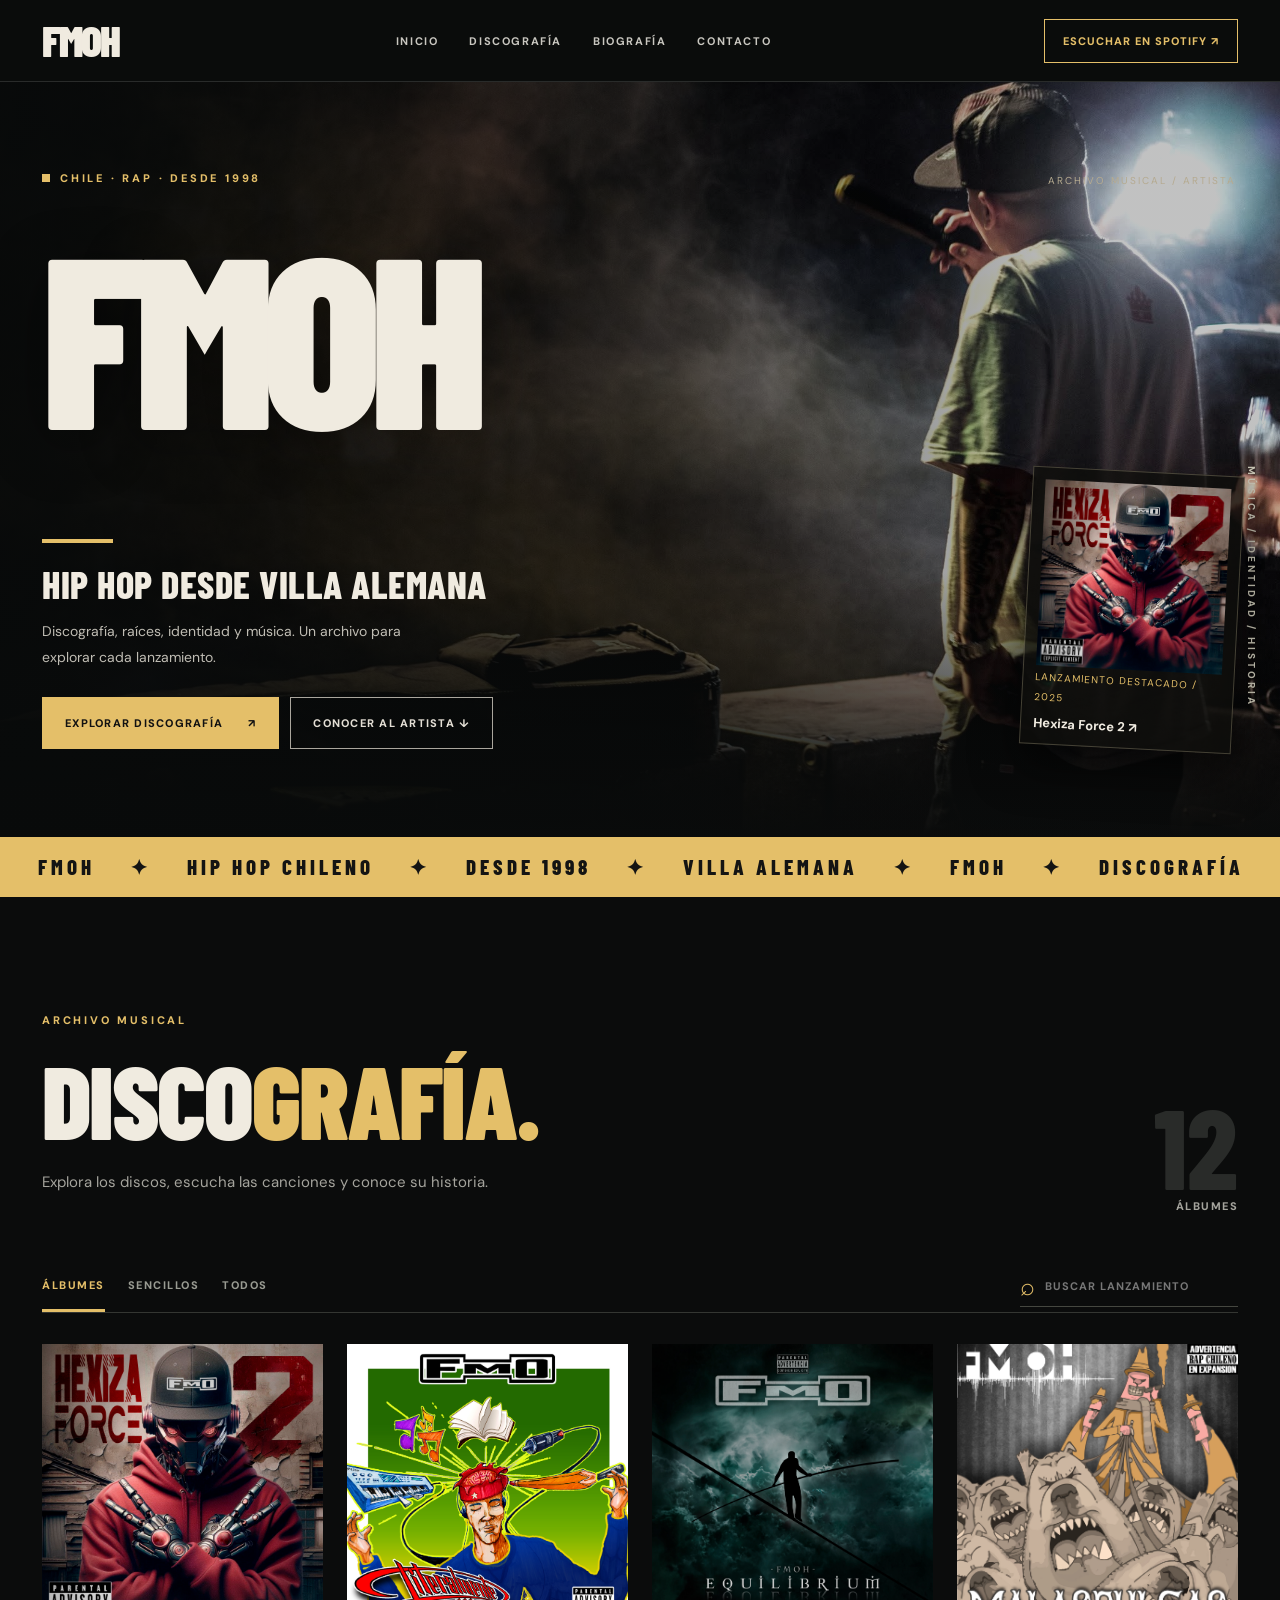
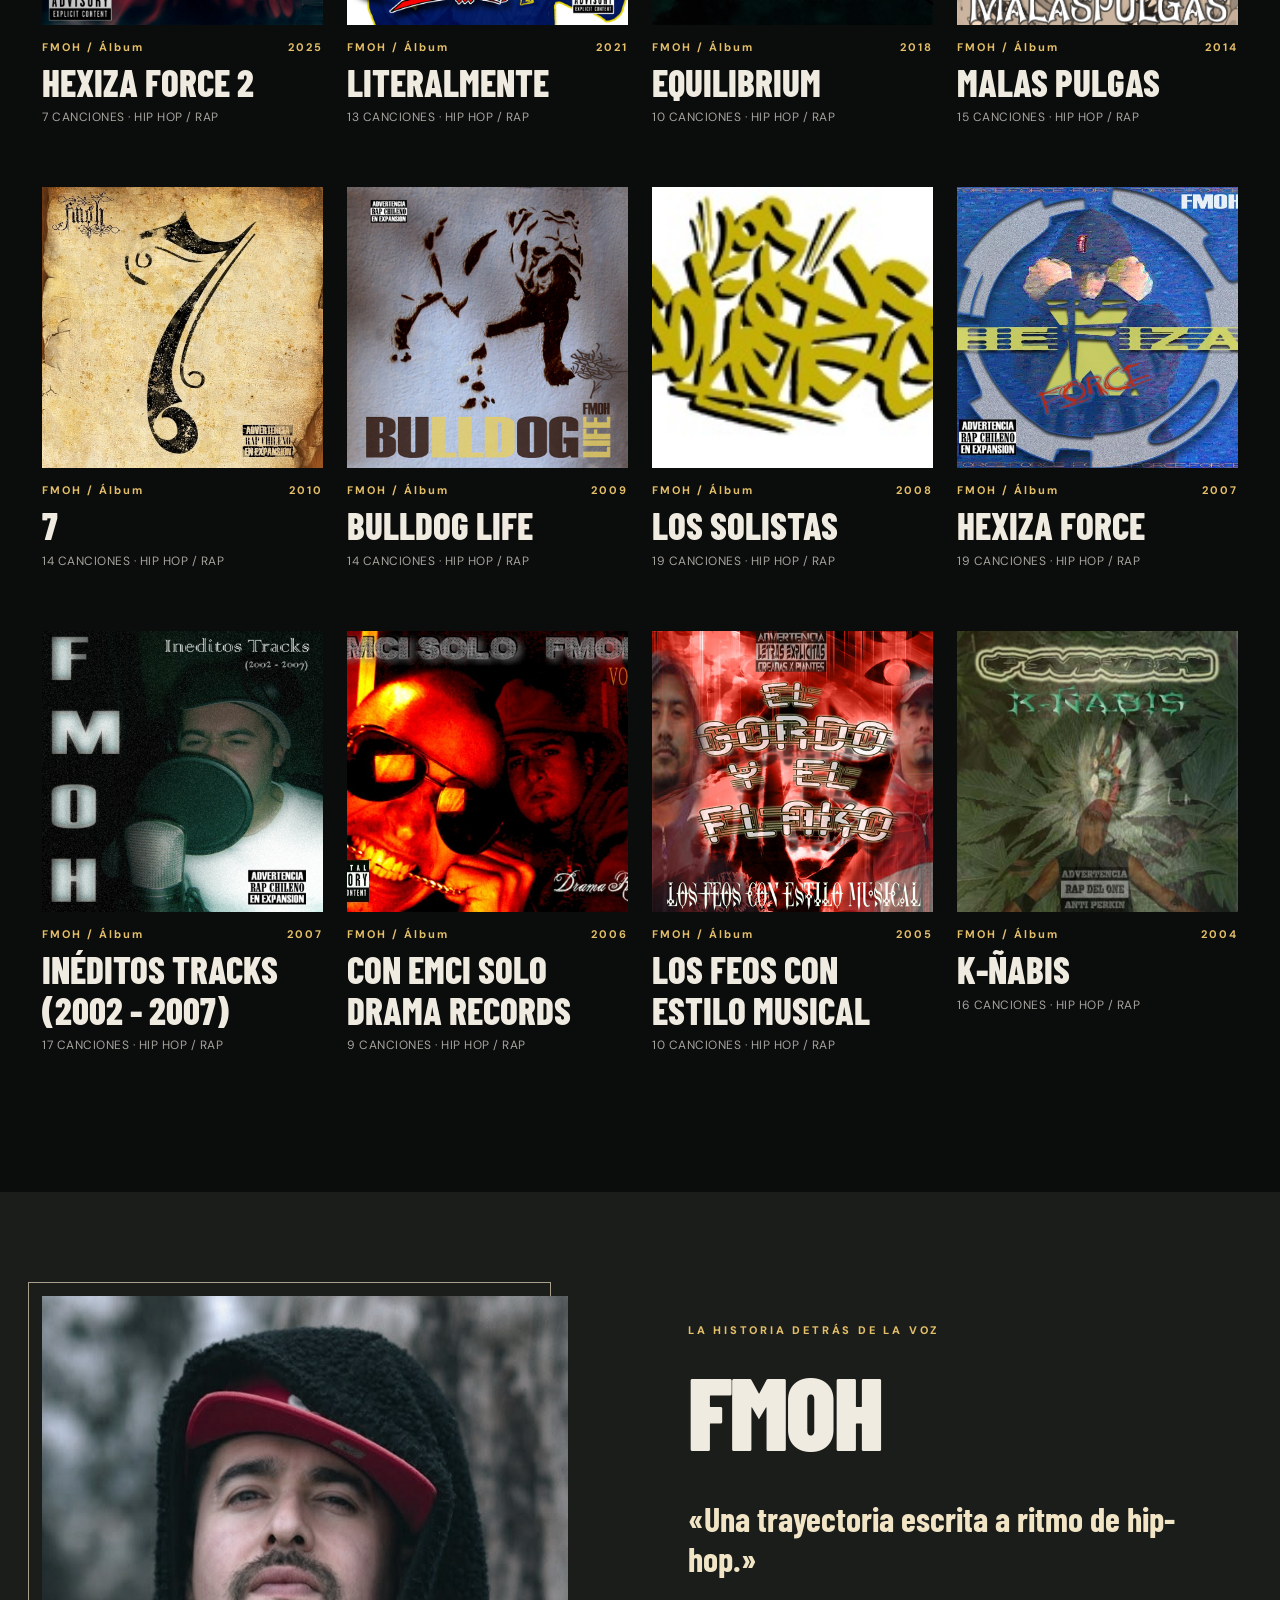
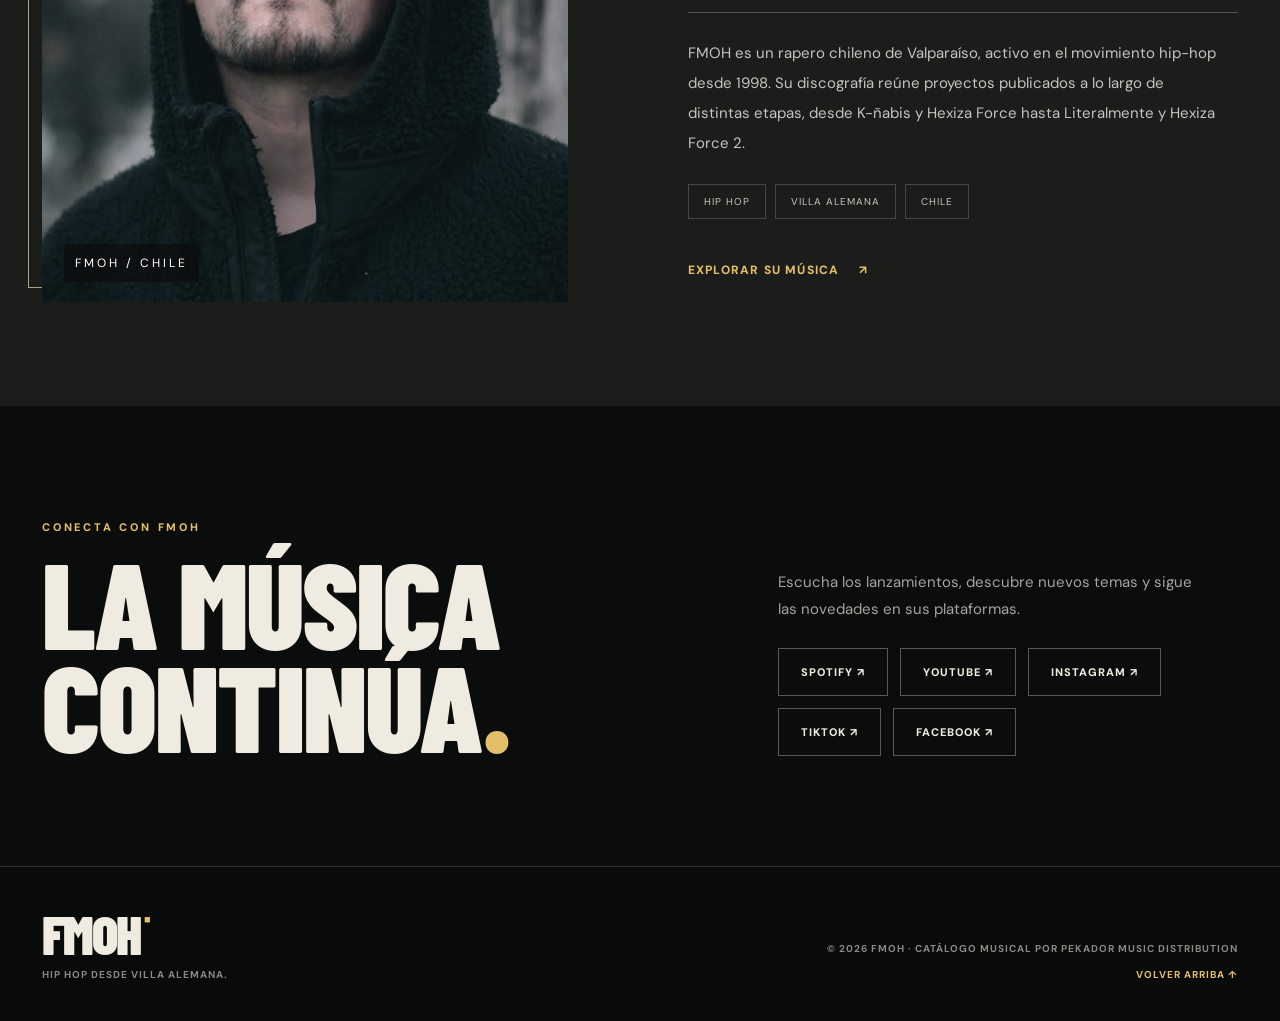
<file: index.html>
<!DOCTYPE html>
<html lang="es">
<head>
  <meta charset="utf-8"><meta name="viewport" content="width=device-width,initial-scale=1">
  <meta name="theme-color" content="#0b0c0c"><meta name="description" content="FMOH: discografía, música y trayectoria del rapero chileno.">
  <title>FMOH — Discografía oficial · Rap chileno</title>
  <link rel="icon" href="assets/images/favicon.svg" type="image/svg+xml"><link rel="stylesheet" href="assets/css/style.css?v=20261118-player">
</head>
<body data-page="home">
  <header class="header"><div class="wrap nav-inner">
    <a class="wordmark" href="index.html" aria-label="FMOH inicio">FMOH<span class="mark-square"></span></a>
    <nav class="nav" id="nav"><a href="#inicio">INICIO</a><a href="#discografia">DISCOGRAFÍA</a><a href="#biografia">BIOGRAFÍA</a><a href="#contacto">CONTACTO</a></nav>
    <a class="nav-stream" id="navSpotify" href="https://open.spotify.com/intl-es/artist/0ESfs82bdPWuXCugvIW3on" target="_blank" rel="noopener">ESCUCHAR EN SPOTIFY ↗</a>
    <button class="menu-btn" id="menuBtn" type="button" aria-label="Abrir menú" aria-expanded="false">☰</button>
  </div></header>
  <main>
    <section class="hero" id="inicio"><div class="hero-image" id="heroImage"></div><div class="hero-overlay"></div>
      <div class="wrap hero-content"><div class="hero-eyebrow"><span class="tiny-box"></span><span id="heroEyebrow">CHILE · RAP · DESDE 1998</span></div>
        <p class="hero-index">ARCHIVO MUSICAL / ARTISTA</p><h1 class="hero-title" id="heroTitle">FMOH<span></span></h1>
        <div class="hero-lower"><div><div class="hero-line"></div><p class="hero-tagline" id="heroTagline">HIP HOP DESDE VILLA ALEMANA.</p><p class="hero-subtitle">Discografía, raíces, identidad y música. Un archivo para explorar cada lanzamiento.</p><div class="hero-buttons"><a class="btn btn-accent" href="#discografia">EXPLORAR DISCOGRAFÍA <span>↗</span></a><a class="btn btn-outline" href="#biografia">CONOCER AL ARTISTA ↓</a></div></div><div class="hero-feature" id="heroFeature"></div></div>
      </div><span class="hero-vertical">MÚSICA / IDENTIDAD / HISTORIA</span>
    </section>
    <div class="ticker"><div>FMOH <i>✦</i> HIP HOP CHILENO <i>✦</i> DESDE 1998 <i>✦</i> VILLA ALEMANA <i>✦</i> FMOH <i>✦</i> DISCOGRAFÍA <i>✦</i> RAP CHILENO <i>✦</i></div></div>
    <section class="section records wrap" id="discografia"><div class="section-heading"><div><span class="kicker">ARCHIVO MUSICAL</span><h2>DISCO<span>GRAFÍA.</span></h2><p class="muted narrow">Explora los discos, escucha las canciones y conoce su historia.</p></div><div class="section-marker" id="albumCounter">09 <span>ÁLBUMES</span></div></div>
      <div class="filterbar"><div class="filter-tabs" role="group" aria-label="Filtrar lanzamientos"><button type="button" data-filter="albums" class="active">ÁLBUMES</button><button type="button" data-filter="singles">SENCILLOS</button><button type="button" data-filter="all">TODOS</button></div><label class="search-label"><span>⌕</span><input id="searchInput" placeholder="BUSCAR LANZAMIENTO" aria-label="Buscar lanzamiento"></label></div>
      <div class="album-grid" id="albumGrid"></div><div class="singles-list" id="singlesList" hidden></div>
    </section>
    <section class="bio-section" id="biografia"><div class="wrap bio-grid"><div class="bio-visual"><img id="artistPhoto" src="assets/images/artista-demo.jpg" alt="Imagen provisional para la fotografía del artista" loading="lazy"><span class="bio-stamp">FMOH / CHILE</span></div><div class="bio-copy"><span class="kicker">LA HISTORIA DETRÁS DE LA VOZ</span><h2>FMOH<span></span></h2><p class="bio-quote" id="artistQuote">«Una trayectoria escrita a ritmo de hip-hop.»</p><div class="bio-rule"></div><p class="bio-text" id="artistBio"></p><div class="bio-chips"><span>HIP HOP</span><span>VILLA ALEMANA</span><span>CHILE</span></div><a class="text-link" id="bioSpotify" href="#contacto">EXPLORAR SU MÚSICA <span>↗</span></a></div></div></section>
    <section class="listen-section wrap" id="contacto"><span class="kicker">CONECTA CON FMOH</span><div class="listen-layout"><h2>LA MÚSICA<br>CONTINÚA<span>.</span></h2><div><p>Escucha los lanzamientos, descubre nuevos temas y sigue las novedades en sus plataformas.</p><div class="social-links" id="socialLinks"></div></div></div></section>
  </main>
  <footer class="footer"><div class="wrap footer-flex"><div><a class="footer-logo" href="#inicio">FMOH<span>■</span></a><p>HIP HOP DESDE VILLA ALEMANA.</p></div><div class="footer-meta"><span>© <span id="yearNow"></span> FMOH · CATÁLOGO MUSICAL POR PEKADOR MUSIC DISTRIBUTION</span><a href="#inicio">VOLVER ARRIBA ↑</a></div></div></footer>
  <div class="toast" id="toast" role="status" aria-live="polite"></div>
  <script src="data/site-data.js"></script><script src="assets/js/site.js?v=20261118-player" defer></script>
</body></html>
</file>
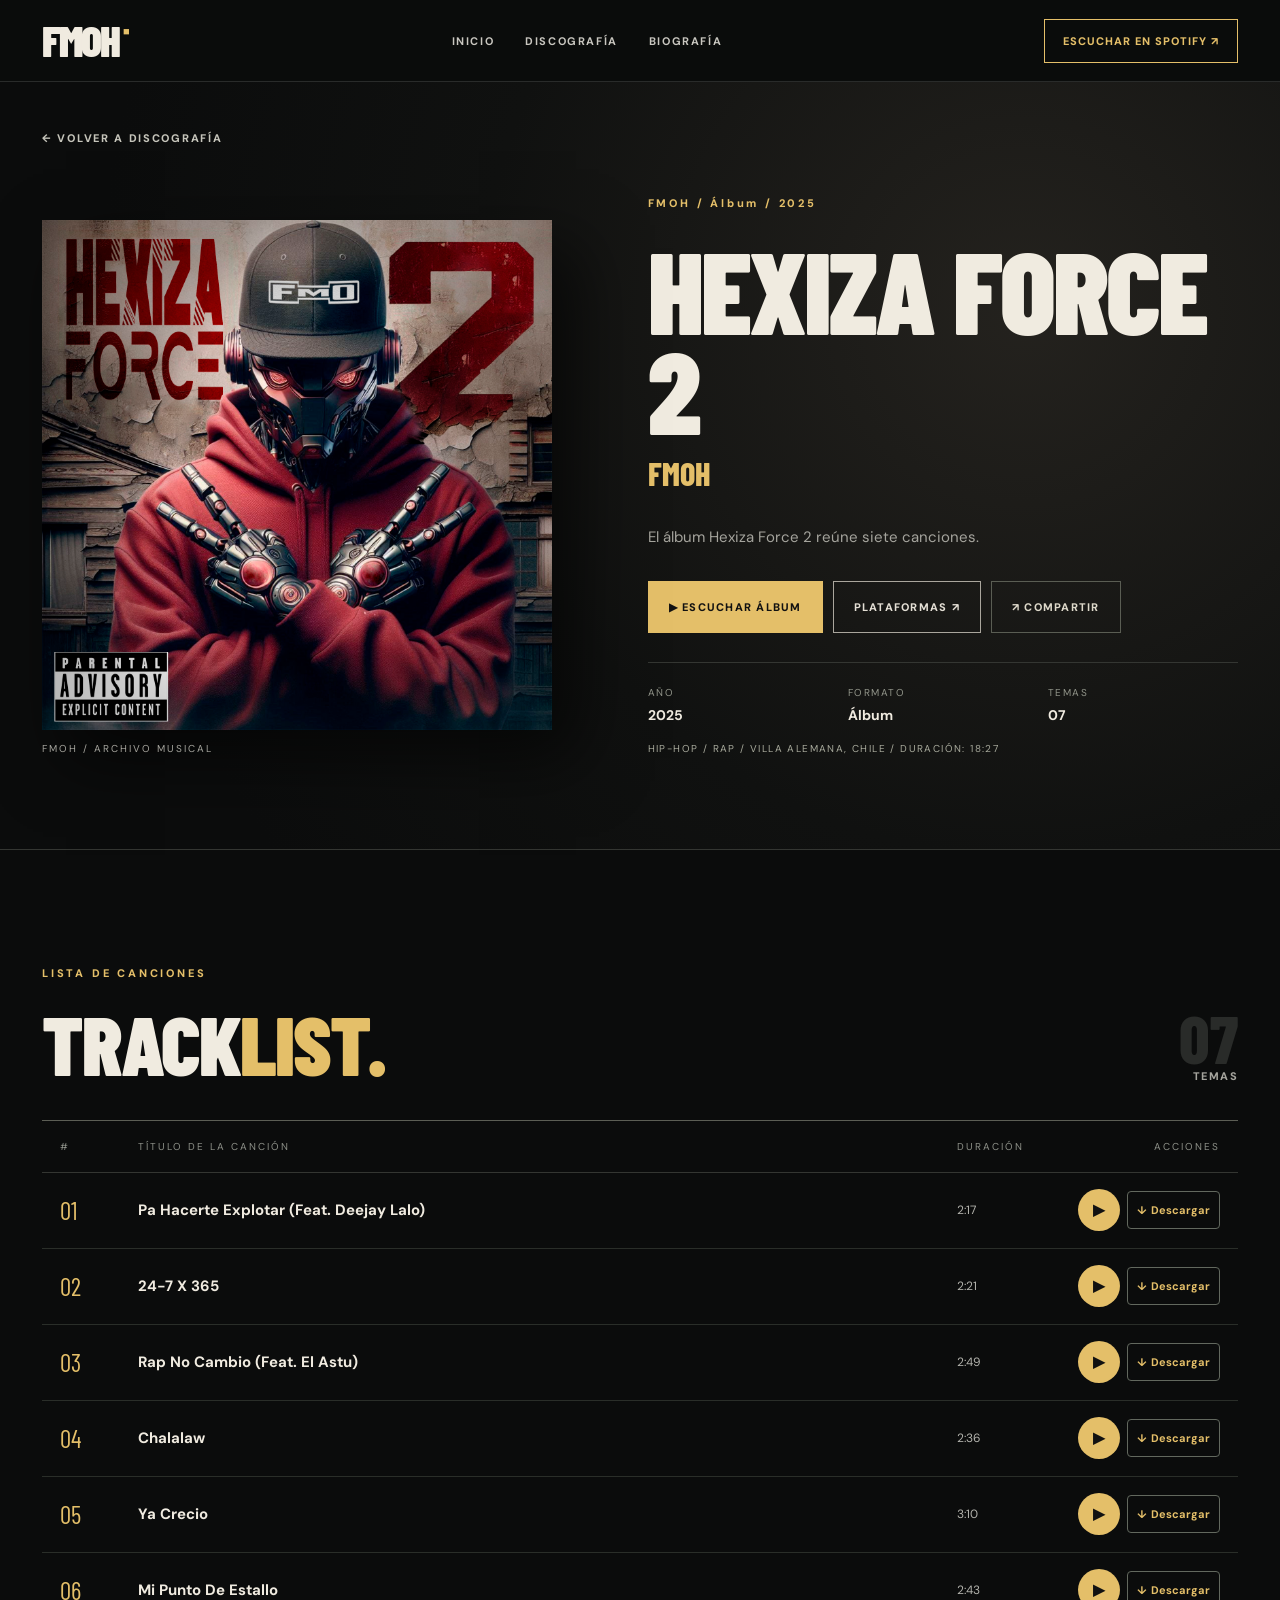
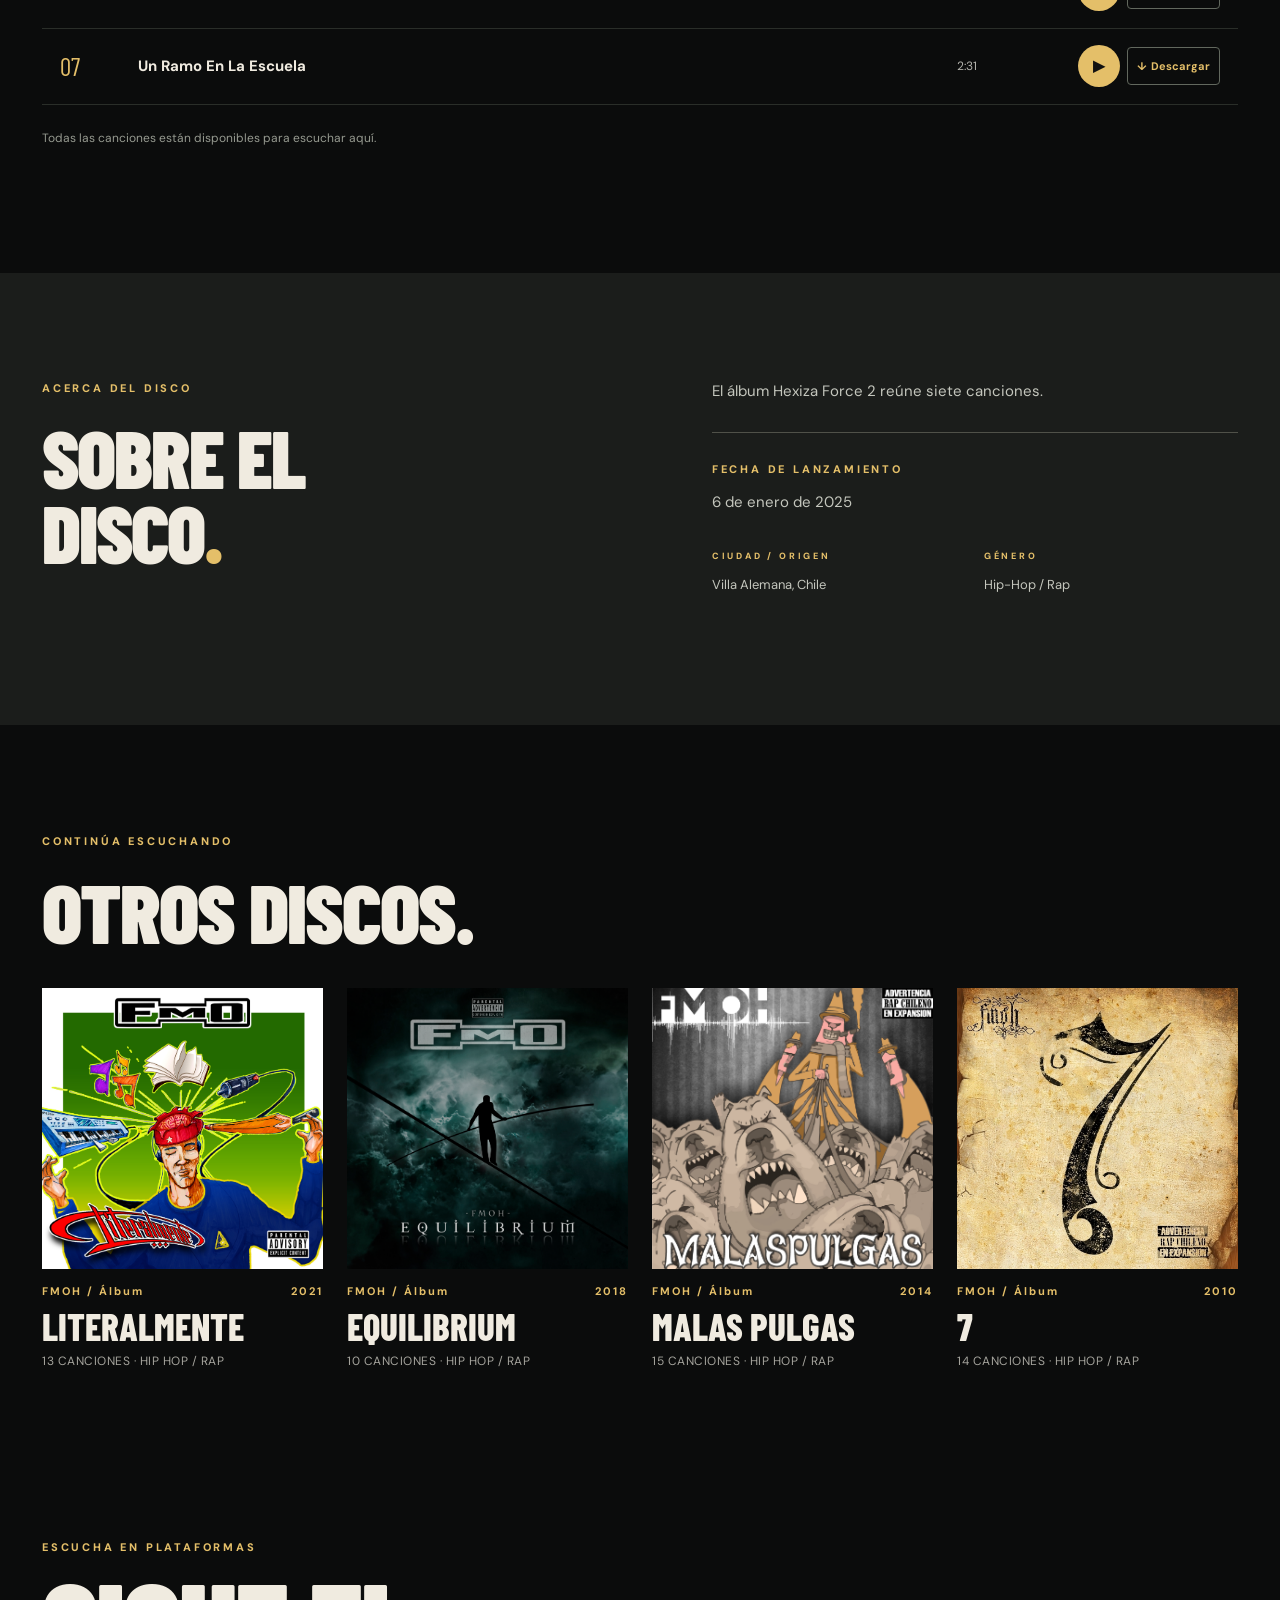
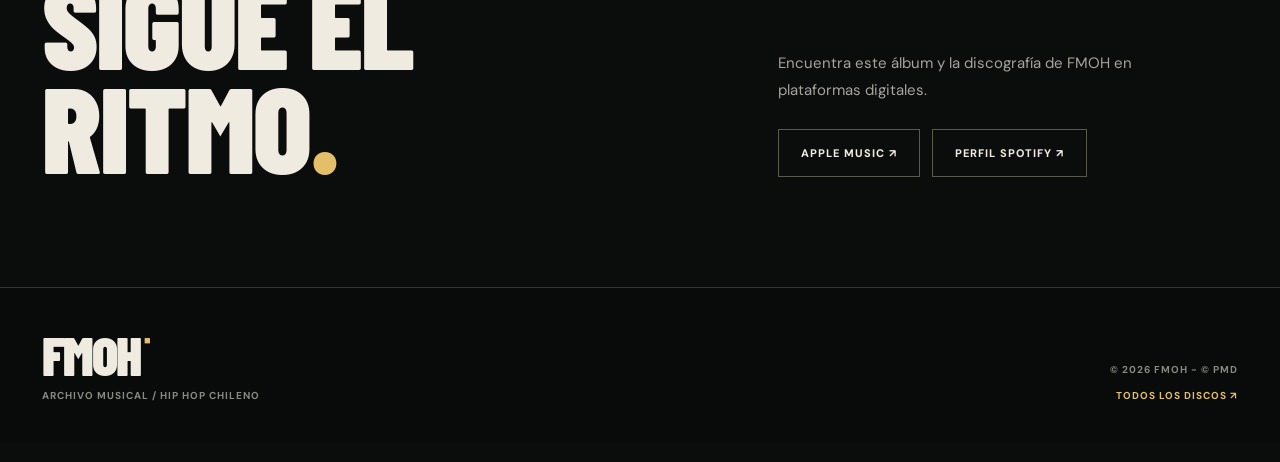
<file: album.html>
<!DOCTYPE html>
<html lang="es"><head><meta charset="utf-8"><meta name="description" content="Discografía y canciones de FMOH"><meta name="viewport" content="width=device-width,initial-scale=1"><meta name="theme-color" content="#0b0c0c"><title>Álbum · FMOH</title><link rel="icon" href="assets/images/favicon.svg" type="image/svg+xml"><link rel="stylesheet" href="assets/css/style.css?v=20261118-player"></head>
<body data-page="album"><header class="header"><div class="wrap nav-inner"><a class="wordmark" href="index.html">FMOH<span class="mark-square">■</span></a><nav class="nav"><a href="index.html">INICIO</a><a href="index.html#discografia">DISCOGRAFÍA</a><a href="index.html#biografia">BIOGRAFÍA</a></nav><a class="nav-stream" id="navSpotify" href="https://open.spotify.com/intl-es/artist/0ESfs82bdPWuXCugvIW3on" target="_blank" rel="noopener">ESCUCHAR EN SPOTIFY ↗</a><button class="menu-btn" id="menuBtn" type="button" aria-label="Abrir menú" aria-expanded="false">☰</button></div></header>
<main><section class="album-hero"><div class="wrap"><a class="back-link" href="index.html#discografia">← VOLVER A DISCOGRAFÍA</a><div class="album-hero-grid"><div class="big-cover"><img id="albumCover" src="assets/images/cover-hexiza-force-2.jpg" alt="Carátula de álbum"><span class="cover-stamp">FMOH / ARCHIVO MUSICAL</span></div><div class="album-hero-text"><span class="kicker" id="albumKicker">LANZAMIENTO / ÁLBUM</span><h1 id="albumTitle">HEXIZA<br> FORCE 2</h1><p class="album-artist" id="albumArtist">FMOH</p><p class="album-desc" id="albumTeaser"></p><div class="album-hero-actions"><button class="btn btn-accent" id="playAlbumBtn" type="button">▶ ESCUCHAR ÁLBUM</button><a class="btn btn-outline" id="albumStreaming" href="#plataformas">PLATAFORMAS ↗</a><button class="btn btn-quiet" id="albumDownloadTop" type="button" hidden>↓ DESCARGAR</button><button class="btn btn-quiet" id="shareAlbumBtn" type="button">↗ COMPARTIR</button></div><div class="album-facts"><div><span>AÑO</span><strong id="albumYear"></strong></div><div><span>FORMATO</span><strong id="albumFormat"></strong></div><div><span>TEMAS</span><strong id="albumTrackCount"></strong></div></div><p class="album-quick-meta" id="albumQuickMeta"></p></div></div></div></section>
<section class="section wrap" id="canciones"><div class="section-heading compact"><div><span class="kicker">LISTA DE CANCIONES</span><h2>TRACK<span>LIST.</span></h2></div><div class="section-marker smaller" id="albumTrackCounter">00 <span>TEMAS</span></div></div><div class="track-table"><div class="track-head"><span>#</span><span>TÍTULO DE LA CANCIÓN</span><span>DURACIÓN</span><span>ACCIONES</span></div><div id="trackRows"></div></div><p class="content-note" id="tracksNote">Los títulos se pueden editar y los archivos MP3 se cargan desde el panel de edición.</p></section>
<section class="download-section" id="descargas"><div class="wrap download-layout"><div><span class="kicker">02 / ARCHIVO DIGITAL</span><h2>DESCARGA<br><span>EL DISCO.</span></h2><p id="downloadMessage">El artista aún no ha habilitado una descarga para este lanzamiento.</p><p class="download-license" id="albumRights"></p></div><div class="download-panel"><span class="download-eyebrow">DESCARGA OFICIAL</span><strong id="downloadLabel">ÁLBUM DIGITAL</strong><p id="downloadFormat">El enlace aparecerá cuando esté disponible.</p><a id="downloadAlbumBtn" class="btn btn-accent" hidden href="#">↓ DESCARGAR ÁLBUM</a><div class="download-empty" id="downloadEmpty">SIN DESCARGA PÚBLICA DISPONIBLE</div><small>Solo se publican archivos y enlaces autorizados por el artista.</small></div></div></section>
<section class="album-story"><div class="wrap album-story-grid"><div><span class="kicker">ACERCA DEL DISCO</span><h2>SOBRE EL<br>DISCO<span>.</span></h2></div><div><p id="albumDescription"></p><div class="story-divider"></div><span class="kicker">CRÉDITOS</span><p class="credits" id="albumCredits"></p><span class="kicker">FECHA DE LANZAMIENTO</span><p class="credits" id="albumDate"></p><div id="extraCredits" class="extra-credits"></div></div></div></section>
<section class="wrap other-releases"><div class="section-heading compact"><div><span class="kicker">CONTINÚA ESCUCHANDO</span><h2>OTROS<span> DISCOS.</span></h2></div></div><div class="album-grid related-grid" id="relatedAlbums"></div></section>
<section class="listen-section wrap" id="plataformas"><span class="kicker">ESCUCHA EN PLATAFORMAS</span><div class="listen-layout"><h2>SIGUE EL<br>RITMO<span>.</span></h2><div><p>Encuentra este álbum y la discografía de FMOH en plataformas digitales.</p><div class="social-links" id="albumPlatforms"></div></div><div id="spotifyEmbedBlock" class="spotify-embed" hidden><span class="kicker">REPRODUCTOR OFICIAL DE SPOTIFY</span><div id="spotifyEmbed"></div></div></div></section></main>
<footer class="footer"><div class="wrap footer-flex"><div><a class="footer-logo" href="index.html">FMOH<span>■</span></a><p>ARCHIVO MUSICAL / HIP HOP CHILENO</p></div><div class="footer-meta"><span>© <span id="yearNow"></span> FMOH - © PMD</span><a href="index.html#discografia">TODOS LOS DISCOS ↗</a></div></div></footer>
<div class="toast" id="toast" role="status" aria-live="polite"></div><script src="data/site-data.js"></script><script src="assets/js/site.js?v=20261118-player" defer></script></body></html>
</file>
<file: assets/css/style.css>
@import url('https://fonts.googleapis.com/css2?family=Barlow+Condensed:wght@400;500;600;700;800;900&family=DM+Sans:wght@400;500;600;700&display=swap');
:root{--bg:#0b0c0c;--surface:#161817;--panel:#1b1c1b;--cream:#f0ebe0;--muted:#a5a49d;--yellow:#e4bf69;--line:#343632;--max:1290px}*{box-sizing:border-box}html{scroll-behavior:smooth;scroll-padding-top:90px}body{margin:0;background:var(--bg);color:var(--cream);font-family:'DM Sans',Arial,sans-serif;font-size:15px}body[data-page=album]{padding-bottom:20px}a{color:inherit;text-decoration:none}button,input,textarea,select{font:inherit}button{cursor:pointer}button:disabled{cursor:not-allowed;opacity:.48}img{max-width:100%;display:block}h1,h2,h3,p{margin-top:0}.wrap{width:min(var(--max),calc(100% - 84px));margin-inline:auto}.header{height:82px;background:#0b0d0cf0;border-bottom:1px solid #ffffff20;position:sticky;top:0;z-index:50;backdrop-filter:blur(15px)}.nav-inner{display:flex;align-items:center;height:100%;gap:36px}.wordmark,.footer-logo{font-family:'Barlow Condensed',Impact,sans-serif;font-size:43px;font-weight:900;line-height:1;letter-spacing:-2px}.mark-square,.footer-logo span{font-size:11px;vertical-align:top;display:inline-block;margin:6px 0 0 4px;color:var(--yellow);letter-spacing:0}.nav{margin-inline:auto;display:flex;align-items:center;gap:31px}.nav a{font-weight:700;color:#c9c7c0;font-size:11px;letter-spacing:1.6px}.nav a:hover,.back-link:hover,.text-link:hover{color:var(--yellow)}.nav-stream{border:1px solid var(--yellow);color:var(--yellow);font-size:11px;font-weight:800;letter-spacing:1px;padding:14px 18px;white-space:nowrap;transition:.2s}.nav-stream:hover{background:var(--yellow);color:#13120e}.menu-btn{background:none;color:var(--cream);border:0;font-size:27px;display:none}.hero{position:relative;min-height:690px;overflow:hidden;background:#0b0c0c}.hero-image,.hero-overlay{position:absolute;inset:0}.hero-image{background:url('../images/studio-hero.jpg') center 54%/cover no-repeat;filter:saturate(.68) contrast(1.12)}.hero-overlay{background:linear-gradient(90deg,rgba(8,10,10,.97) 4%,rgba(8,10,10,.68) 48%,rgba(8,10,10,.25) 85%),linear-gradient(0deg,#0b0c0c 0%,transparent 35%)}.hero-content{position:relative;z-index:1;padding-top:89px;padding-bottom:88px}.hero-eyebrow,.kicker{font-size:11px;letter-spacing:2.8px;font-weight:800;color:var(--yellow)}.hero-eyebrow{display:flex;align-items:center;gap:10px}.tiny-box{width:8px;height:8px;background:var(--yellow);display:inline-block}.hero-index{position:absolute;right:2px;top:92px;color:#b5aa90;font-size:10px;letter-spacing:2px}.hero-title{font-family:'Barlow Condensed',Impact,sans-serif;font-weight:900;font-size:clamp(144px,19vw,300px);line-height:.78;letter-spacing:-11px;margin:54px 0 42px;text-shadow:0 12px 60px #0000006e}.hero-title span,.section h2 span,.bio-copy h2 span,.listen-layout h2 span,.album-story h2 span,.admin-intro h1 span{color:var(--yellow)}.hero-lower{display:flex;align-items:flex-end;justify-content:space-between;gap:25px}.hero-line{width:71px;height:4px;background:var(--yellow);margin-bottom:21px}.hero-tagline{font-family:'Barlow Condensed',Impact,sans-serif;font-size:38px;font-weight:800;line-height:1.07;letter-spacing:.5px;margin-bottom:15px;max-width:470px}.hero-subtitle{color:#c0bdb4;line-height:1.8;max-width:390px;font-size:14px}.hero-buttons{display:flex;align-items:center;flex-wrap:wrap;gap:11px;margin-top:27px}.btn{padding:18px 22px;display:inline-flex;align-items:center;justify-content:center;gap:25px;border:1px solid transparent;font-size:11px;letter-spacing:1.25px;font-weight:800;transition:.22s;white-space:nowrap}.btn-accent{background:var(--yellow);color:#111}.btn-accent:hover{background:#f4d998;transform:translateY(-2px)}.btn-outline{border-color:#aaa69d;color:#e4dfd5;background:transparent}.btn-outline:hover{background:#fff;color:#131414}.hero-feature{width:212px;border:1px solid #d5c9a147;padding:12px;background:#0d0d0bc4;transform:rotate(3deg);box-shadow:0 20px 45px #0009;flex:none}.hero-feature img{width:100%;aspect-ratio:1;object-fit:cover}.hero-feature b{display:block;font-size:13px;margin-top:9px}.hero-feature span{font-size:10px;color:var(--yellow);letter-spacing:1px}.hero-vertical{position:absolute;right:22px;bottom:130px;writing-mode:vertical-rl;font-size:10px;font-weight:800;letter-spacing:3px;color:#c9c6b5}.ticker{padding:17px 0;white-space:nowrap;overflow:hidden;background:var(--yellow);color:#141413;font-family:'Barlow Condensed',Impact,sans-serif;font-weight:800;font-size:21px;letter-spacing:4px}.ticker>div{min-width:1600px;text-align:center}.ticker i{font-style:normal;margin:0 27px}.section{padding-block:112px}.section-heading{display:flex;justify-content:space-between;align-items:flex-end;gap:32px;margin-bottom:50px}.section-heading h2,.bio-copy h2,.album-story h2{font-family:'Barlow Condensed',Impact,sans-serif;font-size:clamp(65px,8vw,114px);line-height:.92;letter-spacing:-2px;font-weight:900;margin:23px 0 23px}.muted{color:var(--muted);line-height:1.85}.narrow{max-width:500px}.section-marker{font-family:'Barlow Condensed',Impact,sans-serif;font-size:112px;line-height:1;font-weight:800;color:#292b29;white-space:nowrap}.section-marker span{font-family:'DM Sans',Arial,sans-serif;display:block;text-align:right;font-size:11px;letter-spacing:1.5px;color:var(--muted)}.filterbar{border-bottom:1px solid var(--line);display:flex;justify-content:space-between;gap:20px;align-items:center;margin-bottom:31px}.filter-tabs{display:flex;gap:23px}.filter-tabs button{background:none;border:0;border-bottom:3px solid transparent;color:#999b92;font-size:11px;letter-spacing:1.5px;font-weight:800;padding:16px 0 17px}.filter-tabs button.active{border-color:var(--yellow);color:var(--yellow)}.search-label{display:flex;align-items:center;gap:8px;color:var(--yellow);border-bottom:1px solid #454740;padding:3px 0}.search-label span{font-size:25px}.search-label input{width:195px;color:#fff;outline:none;background:transparent;border:0;font-size:11px;font-weight:700;letter-spacing:1px}.search-label input::placeholder{color:#777}.album-grid{display:grid;grid-template-columns:repeat(4,minmax(0,1fr));gap:35px 24px}.album-card{min-width:0;position:relative}.album-cover-wrap{overflow:hidden;position:relative;background:#252523}.album-cover-wrap img{width:100%;aspect-ratio:1;object-fit:cover;transition:transform .6s,filter .6s}.album-card:hover img{transform:scale(1.045);filter:brightness(.85)}.album-cover-wrap .album-over{position:absolute;inset:0;display:flex;align-items:center;justify-content:center;background:#0b0c0c78;opacity:0;transition:.2s}.album-card:hover .album-over{opacity:1}.album-over span{padding:15px 19px;background:var(--yellow);color:#111;font-size:11px;font-weight:800;letter-spacing:1px}.album-card-content{padding:15px 0}.album-card-top{display:flex;justify-content:space-between;align-items:center;color:var(--yellow);font-size:11px;letter-spacing:2px;font-weight:700}.album-card h3{font-family:'Barlow Condensed',Impact,sans-serif;font-weight:800;font-size:37px;line-height:1.1;margin:8px 0 7px;text-transform:uppercase}.album-card p{font-size:12px;color:var(--muted);letter-spacing:.5px}.single-row{display:grid;grid-template-columns:60px 1fr 100px 120px;align-items:center;gap:20px;border-bottom:1px solid var(--line);padding:22px 12px;color:var(--cream)}.single-row:hover{background:#1c1e1b}.single-row .single-no{color:var(--yellow);font-family:'Barlow Condensed',sans-serif;font-size:28px}.single-row strong{font-family:'Barlow Condensed',sans-serif;font-size:26px;text-transform:uppercase}.single-row span{font-size:12px;color:var(--muted)}.single-row a{font-size:12px;color:var(--yellow);text-align:right}.empty-result{padding:35px;color:var(--muted);border:1px solid var(--line);grid-column:1/-1}.bio-section{background:#1b1d1b;padding:104px 0}.bio-grid{display:grid;grid-template-columns:44% 1fr;gap:10%;align-items:center}.bio-visual{position:relative}.bio-visual img{aspect-ratio:4/4.6;width:100%;object-fit:cover;filter:grayscale(.42)}.bio-visual:before{content:'';border:1px solid #aaa18c;inset:-14px 17px 14px -14px;position:absolute;pointer-events:none}.photo-sticker{position:absolute;right:11px;top:13px;background:#e4bf69;color:#191919;padding:9px 13px;font-size:10px;letter-spacing:1px;font-weight:800}.bio-stamp{position:absolute;bottom:20px;left:22px;background:#0b0c0ca8;color:#fff;font-size:12px;letter-spacing:3px;padding:11px}.bio-copy h2{margin-top:24px}.bio-quote{font-family:'Barlow Condensed',Impact,sans-serif;font-size:34px;line-height:1.15;font-weight:700;margin-top:42px;color:#f1e5c6;max-width:530px}.bio-rule,.story-divider{height:1px;background:#505149;margin:25px 0}.bio-text{line-height:2;color:#c4c5bd;max-width:535px;white-space:pre-line}.bio-chips{display:flex;gap:9px;flex-wrap:wrap;margin:26px 0 40px}.bio-chips span{border:1px solid #454841;padding:10px 15px;font-size:10px;letter-spacing:1px;color:#c5c8bb}.text-link{color:var(--yellow);font-size:12px;font-weight:800;letter-spacing:1.2px}.text-link span{margin-left:15px}.listen-section{padding-block:110px}.listen-layout{display:grid;grid-template-columns:1.2fr .8fr;gap:45px;align-items:end;margin-top:14px}.listen-layout h2{font-family:'Barlow Condensed',Impact,sans-serif;font-weight:900;font-size:clamp(77px,9.5vw,145px);letter-spacing:-2px;line-height:.85;margin:0}.listen-layout p{font-size:15px;line-height:1.8;color:var(--muted);max-width:420px}.social-links{display:flex;flex-wrap:wrap;gap:12px;margin-top:25px}.social-links a{border:1px solid #575a4c;padding:16px 22px;font-weight:800;font-size:11px;letter-spacing:1px}.social-links a:hover{background:var(--yellow);color:#10100d;border-color:var(--yellow)}.footer{border-top:1px solid var(--line);background:#090a0a}.footer-flex{padding:40px 0;display:flex;align-items:flex-end;justify-content:space-between;gap:20px}.footer-logo{font-size:54px}.footer p,.footer-meta{color:#888b82;letter-spacing:1px;font-weight:700;font-size:10px}.footer p{margin:7px 0 0}.footer-meta{display:flex;flex-direction:column;align-items:flex-end;gap:13px}.footer-meta a{color:var(--yellow)}.toast{position:fixed;right:20px;bottom:25px;background:#e4bf69;color:#111;padding:15px 20px;max-width:380px;font-size:13px;font-weight:700;z-index:1000;box-shadow:0 15px 60px #0009;display:none}.toast.visible{display:block}
/* Album detail */
.album-hero{background:radial-gradient(circle at 80% 30%,#24221e 0%,#101110 47%,#0b0c0c 80%);padding:45px 0 91px;border-bottom:1px solid var(--line)}.back-link{display:inline-block;color:#c6c5bb;font-size:11px;font-weight:800;letter-spacing:1.7px;margin-bottom:47px}.album-hero-grid{display:grid;grid-template-columns:minmax(250px,510px) 1fr;gap:8%;align-items:center}.big-cover{position:relative}.big-cover img{aspect-ratio:1;object-fit:cover;width:100%;box-shadow:24px 28px 65px #0009}.cover-stamp{position:absolute;bottom:-25px;left:0;font-size:10px;letter-spacing:2px;color:var(--muted)}.album-hero-text h1{font-family:'Barlow Condensed',Impact,sans-serif;font-size:clamp(67px,9vw,145px);font-weight:900;line-height:.87;letter-spacing:-3px;text-transform:uppercase;overflow-wrap:anywhere;margin:27px 0 15px}.album-artist{font-family:'Barlow Condensed',sans-serif;font-size:32px;color:var(--yellow);font-weight:800}.album-desc{font-size:15px;color:var(--muted);line-height:1.85;max-width:490px;margin:22px 0}.album-hero-actions{display:flex;gap:10px;flex-wrap:wrap;margin:29px 0}.album-facts{border-top:1px solid var(--line);display:grid;grid-template-columns:repeat(3,1fr);gap:10px;padding-top:23px}.album-facts span,.album-facts strong{display:block}.album-facts span{color:#92958a;font-size:10px;letter-spacing:1.5px}.album-facts strong{font-size:14px;margin-top:7px}.section-heading.compact{margin-bottom:38px}.section-heading.compact h2{font-size:clamp(56px,6.5vw,94px);margin-bottom:0}.section-marker.smaller{font-size:67px}.track-table{border-top:1px solid #5c5e55}.track-head,.track-row{display:grid;grid-template-columns:65px 1fr 100px 125px;align-items:center;gap:13px}.track-head{color:#8d9088;font-size:10px;letter-spacing:2px;padding:19px 18px;border-bottom:1px solid var(--line)}.track-row{min-height:76px;padding:10px 18px;border-bottom:1px solid #2a2e29;transition:background .2s}.track-row:hover,.track-row.playing{background:#1a1e19}.track-no{font-family:'Barlow Condensed',sans-serif;color:var(--yellow);font-size:25px}.track-title{font-weight:700;font-size:15px}.track-length{font-size:12px;color:#b3b3ad}.track-action{display:flex;justify-content:flex-end}.track-play{background:#e4bf69;border:0;width:42px;height:42px;border-radius:50%;color:#111;font-size:15px;font-weight:900}.track-unavailable{color:#85867e;font-size:10px;text-transform:uppercase;letter-spacing:.7px;text-align:right}.content-note{font-size:12px;color:#969a90;margin-top:23px;line-height:1.8}.album-story{background:#1b1d1b;padding:104px 0}.album-story-grid{display:grid;grid-template-columns:1fr 1fr;gap:12%}.album-story h2{font-size:clamp(55px,6.3vw,92px)}.album-story-grid p{font-size:15px;line-height:1.95;color:#c4c6bd;white-space:pre-line}.album-story-grid .credits{margin:10px 0 27px}.other-releases{padding:105px 0 30px}.related-grid{grid-template-columns:repeat(4,minmax(0,1fr))}.audio-dock{position:fixed;bottom:0;left:0;right:0;z-index:90;display:flex;align-items:center;gap:17px;background:#1a1c19;padding:12px max(calc((100vw - 1290px)/2),32px);border-top:1px solid var(--yellow);box-shadow:0 -12px 40px #0008}.audio-dock[hidden]{display:none}.audio-dock img{height:51px;width:51px;object-fit:cover}.audio-now{min-width:190px;display:flex;flex-direction:column;gap:4px}.audio-now small{color:var(--yellow);font-size:10px;letter-spacing:1.1px}.audio-now strong{font-size:12px;max-width:230px;overflow:hidden;text-overflow:ellipsis;white-space:nowrap}.dock-btn{border:none;background:transparent;color:var(--cream);font-size:14px}.dock-btn.big{font-size:21px;color:var(--yellow)}.audio-dock input[type=range]{accent-color:var(--yellow);flex:1;min-width:35px}.audio-dock #audioVolume{flex:0 1 100px}.audio-time{font-size:11px;color:#b9bab3}
/* admin */
body[data-page=admin]{background:#121411}.admin-top-label{color:var(--yellow);font-size:11px;font-weight:800;letter-spacing:1px}.admin-main{padding:55px 0 100px}.admin-intro{display:flex;align-items:center;justify-content:space-between;gap:32px}.admin-intro h1{font-family:'Barlow Condensed',sans-serif;font-size:90px;font-weight:900;letter-spacing:-2px;line-height:1;margin:15px 0}.admin-intro p{color:#b9bdb3;line-height:1.6;max-width:640px}.admin-banner{padding:15px 20px;background:#29291e;border-left:3px solid var(--yellow);font-size:12px;line-height:1.7;margin:30px 0 25px;color:#d8d3be}.admin-layout{display:grid;grid-template-columns:270px minmax(0,1fr);gap:28px;align-items:start}.admin-sidebar{background:#1b1d1a;border:1px solid var(--line);padding:16px}.admin-tab{display:flex;align-items:center;text-align:left;gap:16px;color:var(--yellow);background:none;border:0;border-bottom:1px solid #30342d;padding:18px 13px;width:100%;font-family:'Barlow Condensed',sans-serif;font-size:18px;font-weight:800}.admin-tab span{color:var(--cream);font-size:15px}.admin-tab.active{background:#33301f}.admin-sidebar p{font-size:12px;color:#999e91;line-height:1.75;padding:15px 11px}.admin-editor{background:#1b1d1a;border:1px solid var(--line);min-height:450px;padding:31px}.editor-bar{display:flex;justify-content:space-between;align-items:center;gap:20px;border-bottom:1px solid var(--line);padding-bottom:20px;margin-bottom:27px}.editor-bar h2{font-family:'Barlow Condensed',sans-serif;font-size:36px;margin:0}.save-status{font-size:10px;color:var(--yellow);letter-spacing:1.2px}.editor-section{margin-bottom:30px}.editor-section h3{font-family:'Barlow Condensed',sans-serif;letter-spacing:.3px;font-size:26px;margin:0 0 19px}.field-grid{display:grid;grid-template-columns:repeat(2,minmax(0,1fr));gap:17px}.field{display:block;margin-bottom:17px;min-width:0}.field.full{grid-column:1/-1}.field>span{display:block;margin-bottom:8px;font-size:11px;text-transform:uppercase;color:#c2beac;font-weight:700;letter-spacing:1px}.field input,.field textarea,.field select{background:#10120f;border:1px solid #3c423a;padding:13px 13px;color:#f1eee2;width:100%;outline:none;border-radius:0}.field textarea{min-height:114px;resize:vertical;line-height:1.7}.field input:focus,.field textarea:focus{border-color:var(--yellow)}.image-edit{display:flex;align-items:center;gap:20px;border:1px dashed #55554a;padding:17px;margin-bottom:17px}.image-edit img{width:110px;height:110px;object-fit:cover;flex:none}.image-edit small{display:block;color:#9c9f94;margin-top:10px;line-height:1.5}.upload-button,.small-btn{display:inline-block;background:#292c25;border:1px solid #656a5d;padding:10px 13px;color:var(--cream);font-size:11px;font-weight:800;letter-spacing:.5px;cursor:pointer}.upload-button:hover,.small-btn:hover{background:#474b3b}.upload-button input{display:none}.small-btn.danger{border-color:#945c52;color:#ffc7ba}.inline-actions{display:flex;align-items:center;gap:9px;flex-wrap:wrap;margin:18px 0}.admin-album-list{display:grid;gap:11px}.admin-album-row{display:grid;grid-template-columns:70px 1fr auto;gap:15px;align-items:center;border:1px solid #3d4339;padding:12px;background:#161915}.admin-album-row img{height:70px;width:70px;object-fit:cover}.admin-album-row strong{display:block;font-size:15px}.admin-album-row small{color:#92988b;font-size:11px;display:block;margin-top:7px}.edit-card{background:#141714;border:1px solid #424940;padding:21px;margin-bottom:16px}.edit-card-header{display:flex;align-items:center;justify-content:space-between;margin-bottom:20px;gap:15px}.edit-card-header strong{font-family:'Barlow Condensed',sans-serif;font-size:28px}.editor-divider{border:0;border-top:1px solid var(--line);margin:32px 0}.edit-track{display:grid;grid-template-columns:32px 1fr 94px 170px 42px;gap:7px;align-items:center;margin:8px 0}.edit-track>span{color:var(--yellow)}.edit-track input{min-width:0;background:#0e100e;border:1px solid #3e433a;color:#eee;padding:9px;font-size:12px;width:100%}.edit-track .upload-button{text-align:center;padding:11px 6px;white-space:nowrap}.edit-track button{border:1px solid #5f534d;background:#29201c;color:#dfb5ae;height:38px}.admin-hint{color:#a6ab9e;font-size:12px;line-height:1.8}.admin-notice{padding:12px;background:#22291f;font-size:12px;color:#e0d9c4;line-height:1.7}.subtle{font-size:11px;color:#9b9b94}.admin-file-row{display:flex;align-items:center;gap:10px;border:1px solid #40453d;padding:13px;margin-bottom:12px}.admin-file-row input{flex:1}.admin-file-row label{margin-right:10px}.json-box{padding:16px;background:#0e100e;color:#d2d4cf;border:1px solid var(--line);font-size:12px;line-height:1.8}.admin-button{background:var(--yellow);color:#111;padding:14px 19px;font-weight:800;border:0;font-size:12px;letter-spacing:1px}
@media(max-width:1050px){.nav{gap:17px}.nav-stream{padding:12px}.wrap{width:min(var(--max),calc(100% - 48px))}.hero-title{font-size:25vw}.album-grid,.related-grid{grid-template-columns:repeat(3,minmax(0,1fr));gap:22px 16px}.bio-grid{gap:6%}.hero-feature{width:175px}.album-hero-grid{gap:5%}.admin-layout{grid-template-columns:220px 1fr}.admin-editor{padding:18px}}@media(max-width:760px){.header{height:69px}.wrap{width:calc(100% - 34px)}.wordmark{font-size:39px}.nav{display:none;position:absolute;left:0;right:0;top:69px;background:#0d0f0e;border-bottom:1px solid #444;padding:20px;flex-direction:column;align-items:flex-start;gap:25px}.nav.open{display:flex}.nav-stream{margin-left:auto;font-size:10px;padding:10px}.menu-btn{display:block}.hero{min-height:720px}.hero-overlay{background:linear-gradient(90deg,#0b0c0ceb,#0b0c0c71),linear-gradient(0deg,#0b0c0c,transparent 50%)}.hero-content{padding:70px 0 60px}.hero-title{font-size:36vw;letter-spacing:-6px;margin:62px 0 50px}.hero-index,.hero-vertical{display:none}.hero-lower{align-items:flex-start}.hero-feature{display:none}.hero-tagline{font-size:33px}.hero-buttons .btn{padding:15px}.section{padding:70px 0}.section-heading h2{font-size:65px}.section-heading{align-items:center}.section-marker{font-size:70px}.album-grid,.related-grid{grid-template-columns:repeat(2,minmax(0,1fr));gap:25px 14px}.album-card h3{font-size:28px}.filterbar{align-items:stretch;flex-direction:column}.filter-tabs{gap:22px}.search-label{margin-bottom:15px}.bio-section{padding:65px 0}.bio-grid{grid-template-columns:1fr;gap:65px}.bio-visual{max-width:530px}.bio-copy h2{font-size:80px}.listen-layout{grid-template-columns:1fr;gap:20px}.listen-layout h2{font-size:95px}.listen-section{padding:65px 0}.footer-flex{align-items:flex-start}.album-hero{padding:30px 0 70px}.album-hero-grid{grid-template-columns:1fr;gap:48px}.big-cover{max-width:475px}.album-hero-text h1{font-size:88px}.album-story-grid{grid-template-columns:1fr;gap:15px}.album-story{padding:70px 0}.track-head,.track-row{grid-template-columns:37px 1fr 48px 80px;gap:5px;padding-inline:7px}.track-title{font-size:13px}.track-unavailable{font-size:9px}.track-length{font-size:11px}.audio-dock{gap:8px;padding:8px}.audio-dock #audioVolume,.audio-dock #audioDuration{display:none}.audio-now{min-width:60px}.audio-dock img{height:37px;width:37px}.audio-dock input[type=range]{max-width:130px}.audio-time{display:none}.admin-intro{display:block}.admin-intro h1{font-size:70px}.admin-layout{grid-template-columns:1fr;gap:15px}.admin-sidebar{display:flex;flex-wrap:wrap;gap:5px;padding:8px}.admin-tab{width:auto;flex:1;justify-content:center;font-size:14px;gap:6px;padding:12px 8px}.admin-tab span{font-size:12px}.admin-sidebar p{width:100%;margin:0}.field-grid{grid-template-columns:1fr}.edit-track{grid-template-columns:24px 1fr 70px;gap:5px}.edit-track .upload-button{grid-column:2}.edit-track button{grid-column:3;grid-row:2}.edit-card{padding:12px}}@media(max-width:450px){.nav-stream{display:none}.hero-title{font-size:40vw}.hero{min-height:650px}.hero-buttons{gap:10px}.hero-buttons .btn{width:100%}.section-heading h2{font-size:49px}.section-marker{font-size:46px}.section-marker span{font-size:9px}.album-card h3{font-size:25px}.filter-tabs button{font-size:10px}.single-row{grid-template-columns:34px 1fr 54px;gap:7px}.single-row a{grid-column:2/4;text-align:left}.bio-visual:before{display:none}.listen-layout h2{font-size:70px}.footer-flex{flex-direction:column}.footer-meta{align-items:flex-start}.album-hero-text h1{font-size:72px}.audio-dock #audioSeek{display:none}.audio-now{flex:1}.track-head,.track-row{grid-template-columns:28px 1fr 40px 62px}.track-play{width:36px;height:36px}.track-unavailable{font-size:8px}.admin-tab{width:calc(50% - 3px);flex:auto}}

/* V2 — detalles discretos de ficha, descarga voluntaria y reproductor adaptable. */
:focus-visible{outline:2px solid var(--yellow);outline-offset:4px}
::selection{background:var(--yellow);color:#151515}
html{scroll-behavior:smooth}
.album-hero-text{min-width:0}
.album-hero-actions .btn{padding:16px 20px;min-height:52px}
.btn-quiet{color:#ded9ca;border:1px solid #5a5d53;background:transparent;gap:8px}
.btn-quiet:hover{color:#141414;background:#ece8db;border-color:#ece8db}
.album-quick-meta{font-size:10px;letter-spacing:1.4px;line-height:1.8;color:#a8aa9c;text-transform:uppercase;margin:16px 0 0}
.track-head span:last-child{text-align:right}
.track-info{min-width:0}
.track-info strong{display:block;overflow-wrap:anywhere}
.track-info small{display:block;font-size:10px;line-height:1.5;color:#a5a99e;margin-top:6px;letter-spacing:.4px}
.track-action{align-items:center;gap:7px}
.track-download{display:inline-flex;align-items:center;justify-content:center;gap:4px;flex:none;border:1px solid #62685e;background:transparent;color:var(--yellow);padding:0 9px;height:38px;border-radius:4px;font-size:11px;font-weight:700;white-space:nowrap}
.track-head,.track-row{grid-template-columns:65px minmax(0,1fr) 100px 150px}
.track-download:hover{background:var(--yellow);border-color:var(--yellow);color:#0b0c0c}
.track-row.playing .track-no{color:#f4d58c}
.track-row.playing .track-title{color:#f6dea8}
.track-row.playing .track-play{box-shadow:0 0 0 4px #e4bf6933}
.track-play{transition:transform .15s,background .15s}
.track-play:hover{transform:scale(1.08);background:#ffde91}
.track-unavailable{color:#747a73;font-size:18px;text-align:center;width:38px}
.download-section{padding:75px 0;background:#171914;border-block:1px solid #32352f}
.download-layout{display:grid;grid-template-columns:1.05fr .95fr;gap:9%;align-items:center}
.download-layout h2{font-family:'Barlow Condensed',Impact,sans-serif;font-size:clamp(55px,7vw,104px);font-weight:900;line-height:.9;margin:20px 0 18px}
.download-layout h2 span{color:var(--yellow)}
.download-layout p{color:#b9bcb0;line-height:1.8;font-size:13px;max-width:490px}
.download-license{font-size:11px!important;color:#8e9685!important}
.download-panel{display:flex;flex-direction:column;align-items:flex-start;gap:12px;background:#1f221d;border:1px solid #575c46;padding:33px 38px}
.download-eyebrow{color:var(--yellow);font-weight:800;font-size:11px;letter-spacing:2px}
.download-panel strong{font-family:'Barlow Condensed',Impact,sans-serif;font-size:44px;text-transform:uppercase;line-height:1}
.download-panel p{font-size:12px;margin:0 0 9px}
.download-panel small{font-size:10px;color:#989c92;line-height:1.7}
.download-empty{font-size:11px;letter-spacing:1px;color:#a9ada0;border:1px solid #4c5046;padding:12px}
.extra-credits{display:grid;grid-template-columns:repeat(2,minmax(0,1fr));gap:2px 18px;margin-top:18px}
.extra-credits .kicker{font-size:9px}
.extra-credits p{font-size:13px!important;margin:8px 0 24px!important}
.spotify-embed{grid-column:1/-1;margin-top:26px;max-width:720px;width:100%}
.spotify-embed .kicker{display:block;margin-bottom:17px}
body:has(.audio-dock:not([hidden])){padding-bottom:94px}
.audio-dock{display:grid;grid-template-columns:52px minmax(120px,195px) 34px 38px 34px 38px minmax(80px,1fr) 38px 90px;gap:13px;min-height:80px;padding-block:12px}
.audio-now{min-width:0;max-width:100%}
.audio-now strong{max-width:100%;font-size:12px}
.audio-dock #audioSeek{width:100%;min-width:0;max-width:none}
.audio-dock input[type=range]{cursor:pointer;accent-color:var(--yellow)}
.audio-dock input[type=range]::-webkit-slider-runnable-track{height:4px;border-radius:6px}
.audio-dock .dock-btn{min-width:32px;height:38px;white-space:nowrap}
.audio-dock .dock-btn:hover{color:#f6d995}
.song-upload-line{display:grid;grid-template-columns:minmax(0,1fr);align-items:start;gap:10px}
.edit-song .image-edit{margin-bottom:0}
.editor-checkbox{display:flex;align-items:center;gap:10px;line-height:1.6;font-size:12px;color:#e9e7da;cursor:pointer;margin:15px 0}
.editor-checkbox input{width:17px;height:17px;accent-color:var(--yellow);flex:none}
.admin-album-row{transition:border-color .2s}
.admin-album-row:focus-within{border-color:var(--yellow)}
@media(max-width:1000px){
 .audio-dock{grid-template-columns:42px minmax(90px,170px) 30px 33px 30px 35px minmax(75px,1fr) 35px;gap:8px}
 .audio-dock #audioVolume{display:none}
 .audio-dock img{height:42px;width:42px}
 .audio-dock .audio-now strong{font-size:11px}
}
@media(max-width:760px){
 .track-head,.track-row{grid-template-columns:37px minmax(0,1fr) 48px 135px}
 .album-quick-meta{margin-top:7px;font-size:9px}
 .album-hero-grid{gap:55px}
 .download-section{padding:60px 0}
 .download-layout{grid-template-columns:1fr;gap:23px}
 .download-panel{padding:26px}
 .extra-credits{gap:10px}
 .audio-dock{display:grid;grid-template-columns:38px minmax(80px,1fr) 33px 34px 33px;column-gap:7px;row-gap:8px;min-height:94px;padding:8px 17px}
 .audio-dock img{height:38px;width:38px;grid-row:1}
 .audio-dock .audio-now{grid-column:2;grid-row:1}
 .audio-dock #audioPrev{grid-column:3;grid-row:1}
 .audio-dock #audioPlay{grid-column:4;grid-row:1}
 .audio-dock #audioNext{grid-column:5;grid-row:1}
 .audio-dock #audioTime{display:block;grid-column:1;grid-row:2;font-size:9px}
 .audio-dock #audioSeek{display:block;grid-column:2/5;grid-row:2;width:100%;max-width:none}
 .audio-dock #audioDuration{display:block;grid-column:5;grid-row:2;font-size:9px;text-align:right}
 .audio-dock #audioVolume{display:none}
 body:has(.audio-dock:not([hidden])){padding-bottom:110px}
}
@media(max-width:450px){
 #canciones .section-heading{gap:8px}
 .album-hero-text h1{font-size:clamp(62px,17vw,88px)}
 .album-hero-actions{gap:8px}
 .album-hero-actions .btn{font-size:10px;padding:14px 12px;min-height:46px;white-space:normal}
 .album-hero-actions .btn-accent{flex:1 1 100%}
 .track-head,.track-row{grid-template-columns:26px minmax(0,1fr) 41px 120px;gap:5px}
 .track-info small{font-size:9px}
 .track-action{gap:6px}
 .track-play{width:34px;height:34px}
 .track-download{height:34px;padding:0 7px;font-size:10px}
 .track-unavailable{width:31px}
 .audio-dock{grid-template-columns:35px minmax(65px,1fr) 26px 29px 26px;padding:8px 12px;column-gap:4px}
 .audio-dock img{width:35px;height:35px}
 .audio-now strong{font-size:11px;max-width:none}
 .audio-now small{font-size:8px}
 .audio-dock .dock-btn{min-width:0;width:28px;height:32px;font-size:11px}
 .audio-dock .dock-btn.big{font-size:18px}
 .audio-dock #audioSeek{grid-column:2/5}
 .audio-dock #audioTime{font-size:9px}
 .download-layout h2{font-size:62px}
}
@media(max-width:360px){#discografia .section-heading{gap:8px}#discografia .section-heading h2{font-size:42px}}
@media(prefers-reduced-motion:reduce){*,*::before,*::after{animation-duration:.01ms!important;transition-duration:.01ms!important;scroll-behavior:auto!important}}

[hidden]{display:none!important}
</file>
